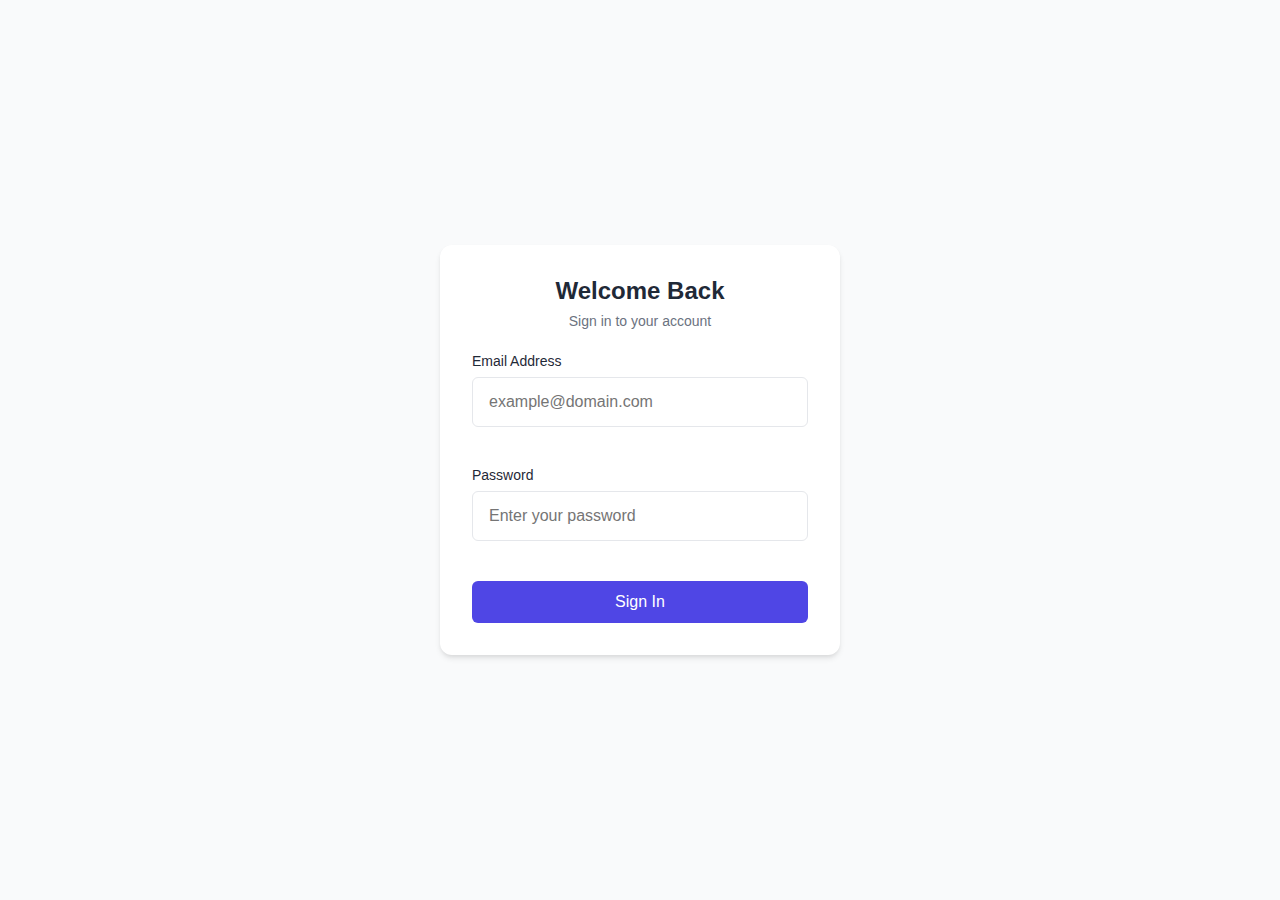
<file: splitted-form/index.html>
<!DOCTYPE html>
<html lang="en">
<head>
    <meta charset="UTF-8">
    <meta name="viewport" content="width=device-width, initial-scale=1.0">
    <title>Dynamic Login Form</title>
    <link rel="stylesheet" href="styles.css">
</head>
<body>
    <div class="form-container">
        <div class="form-header">
            <h1>Welcome Back</h1>
            <p>Sign in to your account</p>
        </div>
        <form id="loginForm" novalidate>
            <!-- Form fields will be dynamically inserted here -->
        </form>
        <div id="successMessage" class="success-message">Successfully logged in!</div>
    </div>

    <script src="formConfig.js"></script>
    <script src="script.js"></script>
</body>
</html>
</file>
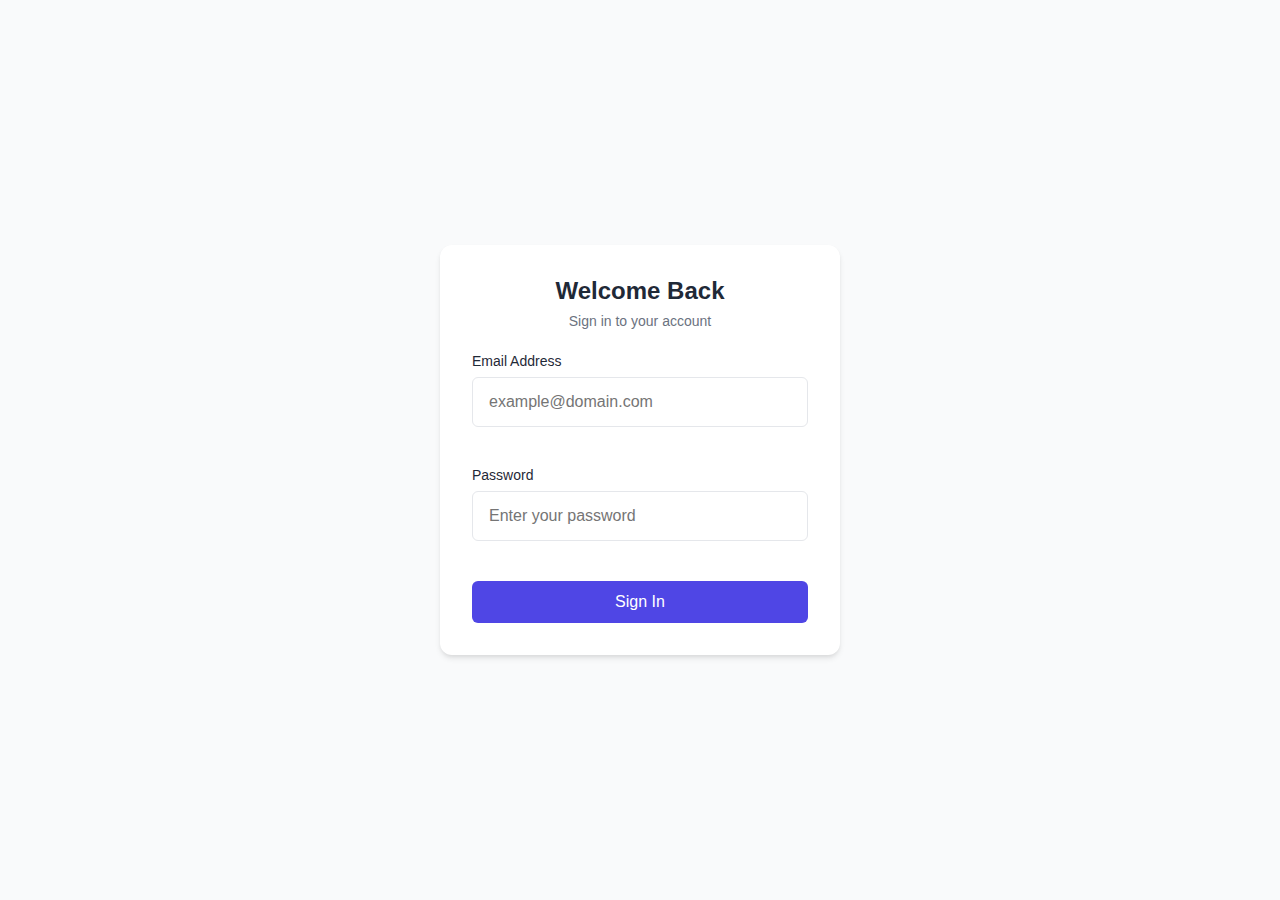
<file: single-file-form/login.html>
<!DOCTYPE html>
<html lang="en">
<head>
    <meta charset="UTF-8">
    <meta name="viewport" content="width=device-width, initial-scale=1.0">
    <title>Dynamic Login Form</title>
    <style>
        :root {
            --primary-color: #4f46e5;
            --error-color: #ef4444;
            --success-color: #10b981;
            --text-color: #1f2937;
            --bg-color: #f9fafb;
            --card-bg: #ffffff;
            --border-color: #e5e7eb;
        }

        * {
            margin: 0;
            padding: 0;
            box-sizing: border-box;
            font-family: -apple-system, BlinkMacSystemFont, 'Segoe UI', Roboto, Oxygen, Ubuntu, Cantarell, 'Open Sans', 'Helvetica Neue', sans-serif;
        }

        body {
            background-color: var(--bg-color);
            display: flex;
            justify-content: center;
            align-items: center;
            min-height: 100vh;
            padding: 1rem;
            color: var(--text-color);
        }

        .form-container {
            width: 100%;
            max-width: 400px;
            background-color: var(--card-bg);
            border-radius: 0.75rem;
            box-shadow: 0 4px 6px -1px rgba(0, 0, 0, 0.1), 0 2px 4px -1px rgba(0, 0, 0, 0.06);
            padding: 2rem;
        }

        .form-header {
            text-align: center;
            margin-bottom: 1.5rem;
        }

        .form-header h1 {
            font-size: 1.5rem;
            font-weight: 600;
            margin-bottom: 0.5rem;
        }

        .form-header p {
            color: #6b7280;
            font-size: 0.875rem;
        }

        .form-group {
            margin-bottom: 1.25rem;
        }

        .form-group label {
            display: block;
            margin-bottom: 0.5rem;
            font-weight: 500;
            font-size: 0.875rem;
        }

        .form-control {
            width: 100%;
            padding: 0.75rem 1rem;
            font-size: 1rem;
            line-height: 1.5;
            border: 1px solid var(--border-color);
            border-radius: 0.375rem;
            transition: border-color 0.15s ease-in-out;
        }

        .form-control:focus {
            outline: none;
            border-color: var(--primary-color);
            box-shadow: 0 0 0 3px rgba(79, 70, 229, 0.1);
        }

        .error-message {
            color: var(--error-color);
            font-size: 0.75rem;
            margin-top: 0.25rem;
            min-height: 1rem;
        }

        .btn {
            display: block;
            width: 100%;
            padding: 0.75rem 1rem;
            font-size: 1rem;
            font-weight: 500;
            text-align: center;
            border: none;
            border-radius: 0.375rem;
            cursor: pointer;
            transition: all 0.15s ease-in-out;
        }

        .btn-primary {
            background-color: var(--primary-color);
            color: white;
        }

        .btn-primary:hover {
            background-color: #4338ca;
        }

        .btn-primary:focus {
            outline: none;
            box-shadow: 0 0 0 3px rgba(79, 70, 229, 0.4);
        }

        .success-message {
            color: var(--success-color);
            text-align: center;
            margin-top: 1rem;
            font-weight: 500;
            display: none;
        }

        @media (max-width: 640px) {
            .form-container {
                padding: 1.5rem;
            }
        }
    </style>
</head>
<body>
    <div class="form-container">
        <div class="form-header">
            <h1>Welcome Back</h1>
            <p>Sign in to your account</p>
        </div>
        <form id="loginForm" novalidate>
            <!-- Form fields will be dynamically inserted here -->
        </form>
        <div id="successMessage" class="success-message">Successfully logged in!</div>
    </div>

    <script>
        // Form configuration JSON - You can extend this to add more fields
        const formConfig = {
            "formTitle": "Welcome Back",
            "formSubtitle": "Sign in to your account",
            "submitButtonText": "Sign In",
            "successMessage": "Successfully logged in!",
            "fields": [
                {
                    "id": "email",
                    "type": "email",
                    "label": "Email Address",
                    "placeholder": "example@domain.com",
                    "required": true,
                    "validation": {
                        "pattern": "^[\\w-\\.]+@([\\w-]+\\.)+[\\w-]{2,4}$",
                        "message": "Please enter a valid email address"
                    }
                },
                {
                    "id": "password",
                    "type": "password",
                    "label": "Password",
                    "placeholder": "Enter your password",
                    "required": true,
                    "validation": {
                        "minLength": 8,
                        "message": "Password must be at least 8 characters"
                    }
                }
            ]
        };

        // Function to dynamically generate form fields from JSON config
        function generateFormFields(config) {
            const form = document.getElementById('loginForm');
            form.innerHTML = ''; // Clear any existing content

            // Update form header
            const formHeader = document.querySelector('.form-header');
            formHeader.querySelector('h1').textContent = config.formTitle;
            formHeader.querySelector('p').textContent = config.formSubtitle;

            // Update success message
            const successMessage = document.getElementById('successMessage');
            successMessage.textContent = config.successMessage;

            // Generate form fields
            config.fields.forEach(field => {
                const formGroup = document.createElement('div');
                formGroup.className = 'form-group';

                const label = document.createElement('label');
                label.setAttribute('for', field.id);
                label.textContent = field.label;
                formGroup.appendChild(label);

                const input = document.createElement('input');
                input.className = 'form-control';
                input.id = field.id;
                input.name = field.id;
                input.type = field.type;
                input.placeholder = field.placeholder;
                if (field.required) input.required = true;
                formGroup.appendChild(input);

                const errorMessage = document.createElement('div');
                errorMessage.className = 'error-message';
                errorMessage.id = `${field.id}-error`;
                formGroup.appendChild(errorMessage);

                form.appendChild(formGroup);
            });

            // Add submit button
            const submitBtn = document.createElement('button');
            submitBtn.type = 'submit';
            submitBtn.className = 'btn btn-primary';
            submitBtn.textContent = config.submitButtonText;
            form.appendChild(submitBtn);
        }

        // Function to validate form
        function validateForm(event) {
            event.preventDefault();
            let isValid = true;

            formConfig.fields.forEach(field => {
                const input = document.getElementById(field.id);
                const errorElement = document.getElementById(`${field.id}-error`);
                errorElement.textContent = ''; // Clear previous error

                // Check if required
                if (field.required && !input.value.trim()) {
                    errorElement.textContent = `${field.label} is required`;
                    isValid = false;
                    return;
                }

                // Check pattern if defined
                if (field.validation && field.validation.pattern && input.value) {
                    const regex = new RegExp(field.validation.pattern);
                    if (!regex.test(input.value)) {
                        errorElement.textContent = field.validation.message;
                        isValid = false;
                        return;
                    }
                }

                // Check minLength if defined
                if (field.validation && field.validation.minLength && input.value) {
                    if (input.value.length < field.validation.minLength) {
                        errorElement.textContent = field.validation.message;
                        isValid = false;
                        return;
                    }
                }
            });

            // Form successful submission
            if (isValid) {
                document.getElementById('successMessage').style.display = 'block';
                setTimeout(() => {
                    document.getElementById('successMessage').style.display = 'none';
                }, 3000);
            }

            return isValid;
        }

        // Initialize the form
        document.addEventListener('DOMContentLoaded', () => {
            // Generate form fields from config
            generateFormFields(formConfig);
            
            // Add form validation
            const form = document.getElementById('loginForm');
            form.addEventListener('submit', validateForm);
        });
    </script>
</body>
</html>
</file>
<file: splitted-form/styles.css>
:root {
    --primary-color: #4f46e5;
    --error-color: #ef4444;
    --success-color: #10b981;
    --text-color: #1f2937;
    --bg-color: #f9fafb;
    --card-bg: #ffffff;
    --border-color: #e5e7eb;
}

* {
    margin: 0;
    padding: 0;
    box-sizing: border-box;
    font-family: -apple-system, BlinkMacSystemFont, 'Segoe UI', Roboto, Oxygen, Ubuntu, Cantarell, 'Open Sans', 'Helvetica Neue', sans-serif;
}

body {
    background-color: var(--bg-color);
    display: flex;
    justify-content: center;
    align-items: center;
    min-height: 100vh;
    padding: 1rem;
    color: var(--text-color);
}

.form-container {
    width: 100%;
    max-width: 400px;
    background-color: var(--card-bg);
    border-radius: 0.75rem;
    box-shadow: 0 4px 6px -1px rgba(0, 0, 0, 0.1), 0 2px 4px -1px rgba(0, 0, 0, 0.06);
    padding: 2rem;
}

.form-header {
    text-align: center;
    margin-bottom: 1.5rem;
}

.form-header h1 {
    font-size: 1.5rem;
    font-weight: 600;
    margin-bottom: 0.5rem;
}

.form-header p {
    color: #6b7280;
    font-size: 0.875rem;
}

.form-group {
    margin-bottom: 1.25rem;
}

.form-group label {
    display: block;
    margin-bottom: 0.5rem;
    font-weight: 500;
    font-size: 0.875rem;
}

.form-control {
    width: 100%;
    padding: 0.75rem 1rem;
    font-size: 1rem;
    line-height: 1.5;
    border: 1px solid var(--border-color);
    border-radius: 0.375rem;
    transition: border-color 0.15s ease-in-out;
}

.form-control:focus {
    outline: none;
    border-color: var(--primary-color);
    box-shadow: 0 0 0 3px rgba(79, 70, 229, 0.1);
}

.error-message {
    color: var(--error-color);
    font-size: 0.75rem;
    margin-top: 0.25rem;
    min-height: 1rem;
}

.btn {
    display: block;
    width: 100%;
    padding: 0.75rem 1rem;
    font-size: 1rem;
    font-weight: 500;
    text-align: center;
    border: none;
    border-radius: 0.375rem;
    cursor: pointer;
    transition: all 0.15s ease-in-out;
}

.btn-primary {
    background-color: var(--primary-color);
    color: white;
}

.btn-primary:hover {
    background-color: #4338ca;
}

.btn-primary:focus {
    outline: none;
    box-shadow: 0 0 0 3px rgba(79, 70, 229, 0.4);
}

.success-message {
    color: var(--success-color);
    text-align: center;
    margin-top: 1rem;
    font-weight: 500;
    display: none;
}

@media (max-width: 640px) {
    .form-container {
        padding: 1.5rem;
    }
}
</file>
